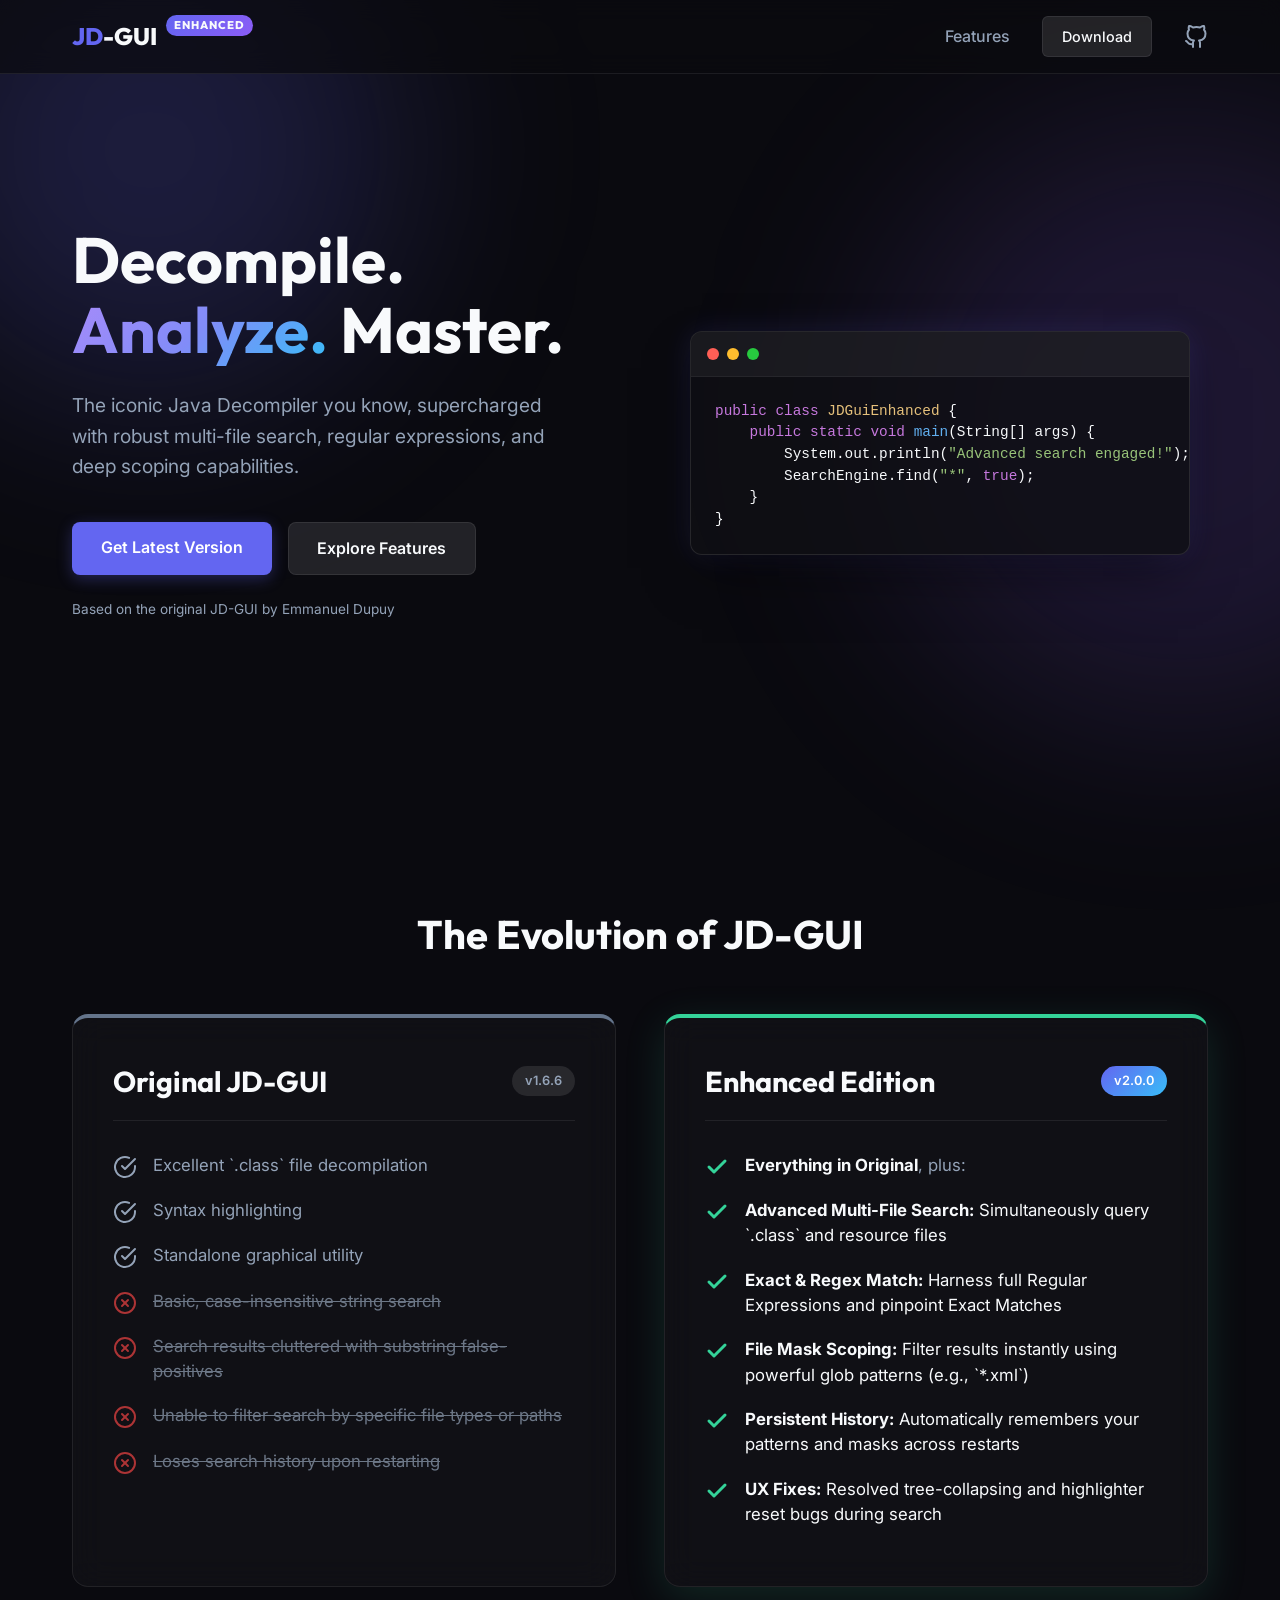
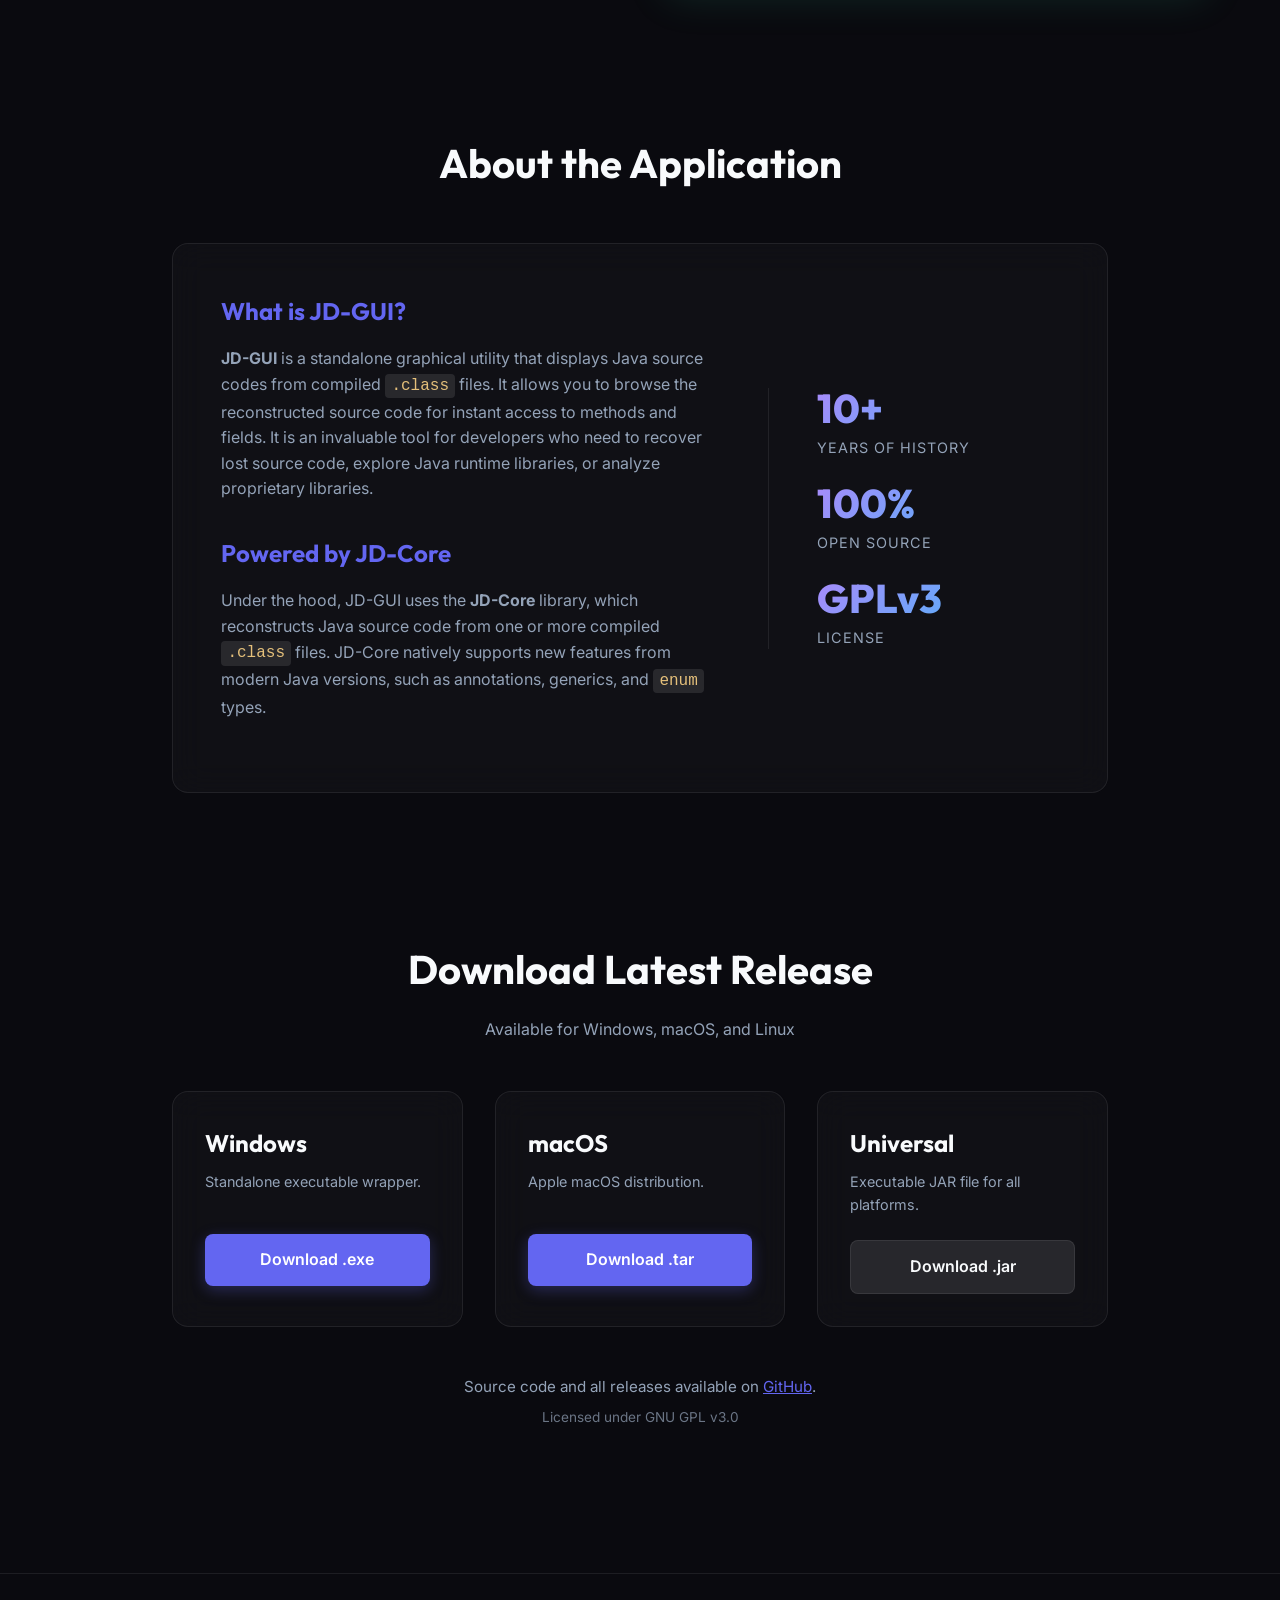
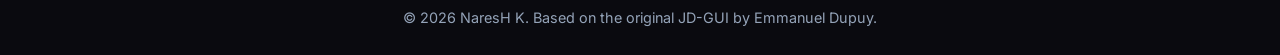
<file: docs/index.html>
<!DOCTYPE html>
<html lang="en">
<head>
    <meta charset="UTF-8">
    <meta name="viewport" content="width=device-width, initial-scale=1.0">
    <meta name="description" content="JD-GUI Enhanced Edition - Advanced Java Decompiler with robust search capabilities.">
    <title>JD-GUI Enhanced Edition | Advanced Java Decompiler</title>
    
    <!-- Google Fonts -->
    <link rel="preconnect" href="https://fonts.googleapis.com">
    <link rel="preconnect" href="https://fonts.gstatic.com" crossorigin>
    <link href="https://fonts.googleapis.com/css2?family=Inter:wght@400;500;600&family=Outfit:wght@400;600;800&display=swap" rel="stylesheet">
    
    <!-- Custom CSS -->
    <link rel="stylesheet" href="style.css">
</head>
<body>
    <!-- Background Elements for Premium Look -->
    <div class="bg-orb orb-1"></div>
    <div class="bg-orb orb-2"></div>

    <!-- Navigation -->
    <nav class="glass-nav">
        <div class="nav-container">
            <div class="logo">
                <span class="highlight">JD</span>-GUI <span class="badge">Enhanced</span>
            </div>
            <div class="nav-links">
                <a href="#features">Features</a>
                <a href="#download" class="nav-btn">Download</a>
                <a href="https://github.com/ktech-dev-ai/jd-gui-enhanced-edition" target="_blank" class="github-link">
                    <svg viewBox="0 0 24 24" width="24" height="24" stroke="currentColor" stroke-width="2" fill="none" stroke-linecap="round" stroke-linejoin="round" class="css-i6dzq1"><path d="M9 19c-5 1.5-5-2.5-7-3m14 6v-3.87a3.37 3.37 0 0 0-.94-2.61c3.14-.35 6.44-1.54 6.44-7A5.44 5.44 0 0 0 20 4.77 5.07 5.07 0 0 0 19.91 1S18.73.65 16 2.48a13.38 13.38 0 0 0-7 0C6.27.65 5.09 1 5.09 1A5.07 5.07 0 0 0 5 4.77a5.44 5.44 0 0 0-1.5 3.78c0 5.42 3.3 6.61 6.44 7A3.37 3.37 0 0 0 9 18.13V22"></path></svg>
                </a>
            </div>
        </div>
    </nav>

    <!-- Hero Section -->
    <header class="hero">
        <div class="hero-content">
            <h1 class="animate-up">Decompile. <span class="highlight-text">Analyze.</span> Master.</h1>
            <p class="animate-up delay-1">The iconic Java Decompiler you know, supercharged with robust multi-file search, regular expressions, and deep scoping capabilities.</p>
            <div class="hero-cta animate-up delay-2">
                <a href="#download" class="btn btn-primary">Get Latest Version</a>
                <a href="#features" class="btn btn-secondary">Explore Features</a>
            </div>
            <p class="attribution animate-up delay-3">Based on the original JD-GUI by Emmanuel Dupuy</p>
        </div>
        <div class="hero-image animate-fade delay-2">
            <div class="glass-mockup">
                <div class="mockup-header">
                    <span class="dot red"></span>
                    <span class="dot yellow"></span>
                    <span class="dot green"></span>
                </div>
                <div class="mockup-body">
                    <pre><code><span class="keyword">public class</span> <span class="class-name">JDGuiEnhanced</span> {
    <span class="keyword">public static void</span> <span class="method">main</span>(String[] args) {
        System.out.println(<span class="string">"Advanced search engaged!"</span>);
        SearchEngine.find(<span class="string">"*"</span>, <span class="keyword">true</span>);
    }
}</code></pre>
                </div>
            </div>
        </div>
    </header>

    <!-- Features Section -->
    <section id="features" class="features-section">
        <h2 class="section-title">The Evolution of JD-GUI</h2>
        <div class="comparison-grid">
            <!-- Original Column -->
            <div class="comparison-column original-column glass-card reveal">
                <div class="column-header">
                    <h3>Original JD-GUI</h3>
                    <span class="version-tag">v1.6.6</span>
                </div>
                <ul class="feature-list">
                    <li><svg viewBox="0 0 24 24" class="icon icon-old"><path d="M22 11.08V12a10 10 0 1 1-5.93-9.14"></path><polyline points="22 4 12 14.01 9 11.01"></polyline></svg> <span>Excellent `.class` file decompilation</span></li>
                    <li><svg viewBox="0 0 24 24" class="icon icon-old"><path d="M22 11.08V12a10 10 0 1 1-5.93-9.14"></path><polyline points="22 4 12 14.01 9 11.01"></polyline></svg> <span>Syntax highlighting</span></li>
                    <li><svg viewBox="0 0 24 24" class="icon icon-old"><path d="M22 11.08V12a10 10 0 1 1-5.93-9.14"></path><polyline points="22 4 12 14.01 9 11.01"></polyline></svg> <span>Standalone graphical utility</span></li>
                    <li class="negative"><svg viewBox="0 0 24 24" class="icon icon-missing"><circle cx="12" cy="12" r="10"></circle><line x1="15" y1="9" x2="9" y2="15"></line><line x1="9" y1="9" x2="15" y2="15"></line></svg> <span>Basic, case-insensitive string search</span></li>
                    <li class="negative"><svg viewBox="0 0 24 24" class="icon icon-missing"><circle cx="12" cy="12" r="10"></circle><line x1="15" y1="9" x2="9" y2="15"></line><line x1="9" y1="9" x2="15" y2="15"></line></svg> <span>Search results cluttered with substring false-positives</span></li>
                    <li class="negative"><svg viewBox="0 0 24 24" class="icon icon-missing"><circle cx="12" cy="12" r="10"></circle><line x1="15" y1="9" x2="9" y2="15"></line><line x1="9" y1="9" x2="15" y2="15"></line></svg> <span>Unable to filter search by specific file types or paths</span></li>
                    <li class="negative"><svg viewBox="0 0 24 24" class="icon icon-missing"><circle cx="12" cy="12" r="10"></circle><line x1="15" y1="9" x2="9" y2="15"></line><line x1="9" y1="9" x2="15" y2="15"></line></svg> <span>Loses search history upon restarting</span></li>
                </ul>
            </div>

            <!-- Enhanced Column -->
            <div class="comparison-column enhanced-column glass-card reveal">
                <div class="column-header">
                    <h3>Enhanced Edition</h3>
                    <span class="version-tag highlight-bg">v2.0.0</span>
                </div>
                <ul class="feature-list">
                    <li><svg viewBox="0 0 24 24" class="icon icon-new"><polyline points="20 6 9 17 4 12"></polyline></svg> <span><strong>Everything in Original</strong>, plus:</span></li>
                    <li class="positive"><svg viewBox="0 0 24 24" class="icon icon-new"><polyline points="20 6 9 17 4 12"></polyline></svg> <span><strong>Advanced Multi-File Search:</strong> Simultaneously query `.class` and resource files</span></li>
                    <li class="positive"><svg viewBox="0 0 24 24" class="icon icon-new"><polyline points="20 6 9 17 4 12"></polyline></svg> <span><strong>Exact & Regex Match:</strong> Harness full Regular Expressions and pinpoint Exact Matches</span></li>
                    <li class="positive"><svg viewBox="0 0 24 24" class="icon icon-new"><polyline points="20 6 9 17 4 12"></polyline></svg> <span><strong>File Mask Scoping:</strong> Filter results instantly using powerful glob patterns (e.g., `*.xml`)</span></li>
                    <li class="positive"><svg viewBox="0 0 24 24" class="icon icon-new"><polyline points="20 6 9 17 4 12"></polyline></svg> <span><strong>Persistent History:</strong> Automatically remembers your patterns and masks across restarts</span></li>
                    <li class="positive"><svg viewBox="0 0 24 24" class="icon icon-new"><polyline points="20 6 9 17 4 12"></polyline></svg> <span><strong>UX Fixes:</strong> Resolved tree-collapsing and highlighter reset bugs during search</span></li>
                </ul>
            </div>
        </div>
    </section>

    <!-- About Section -->
    <section id="about" class="about-section reveal">
        <h2 class="section-title">About the Application</h2>
        <div class="about-content glass-card">
            <div class="about-grid">
                <div class="about-text">
                    <h3>What is JD-GUI?</h3>
                    <p><strong>JD-GUI</strong> is a standalone graphical utility that displays Java source codes from compiled <code>.class</code> files. It allows you to browse the reconstructed source code for instant access to methods and fields. It is an invaluable tool for developers who need to recover lost source code, explore Java runtime libraries, or analyze proprietary libraries.</p>
                    
                    <h3 class="mt-2">Powered by JD-Core</h3>
                    <p>Under the hood, JD-GUI uses the <strong>JD-Core</strong> library, which reconstructs Java source code from one or more compiled <code>.class</code> files. JD-Core natively supports new features from modern Java versions, such as annotations, generics, and <code>enum</code> types.</p>
                </div>
                <div class="about-stats">
                    <div class="stat-item">
                        <span class="stat-number">10+</span>
                        <span class="stat-label">Years of History</span>
                    </div>
                    <div class="stat-item">
                        <span class="stat-number">100%</span>
                        <span class="stat-label">Open Source</span>
                    </div>
                    <div class="stat-item">
                        <span class="stat-number">GPLv3</span>
                        <span class="stat-label">License</span>
                    </div>
                </div>
            </div>
        </div>
    </section>

    <!-- Download Section -->
    <section id="download" class="download-section">
        <h2 class="section-title">Download Latest Release</h2>
        <p class="download-subtitle">Available for Windows, macOS, and Linux</p>
        
        <div class="download-grid">
            <div class="download-card glass-card reveal">
                <h3>Windows</h3>
                <p>Standalone executable wrapper.</p>
                <a href="https://github.com/ktech-dev-ai/jd-gui-enhanced-edition/releases/latest/download/jd-gui-enhanced-edition.exe" class="btn btn-primary btn-block" id="win-download">Download .exe</a>
            </div>
            <div class="download-card glass-card reveal">
                <h3>macOS</h3>
                <p>Apple macOS distribution.</p>
                <a href="https://github.com/ktech-dev-ai/jd-gui-enhanced-edition/releases/latest/download/jd-gui-osx-2.0.0.tar" class="btn btn-primary btn-block" id="mac-download">Download .tar</a>
            </div>
            <div class="download-card glass-card reveal">
                <h3>Universal</h3>
                <p>Executable JAR file for all platforms.</p>
                <a href="https://github.com/ktech-dev-ai/jd-gui-enhanced-edition/releases/latest/download/jd-gui-2.0.0.jar" class="btn btn-secondary btn-block" id="jar-download">Download .jar</a>
            </div>
        </div>
        <div class="github-footer reveal">
            <p>Source code and all releases available on <a href="https://github.com/ktech-dev-ai/jd-gui-enhanced-edition" target="_blank">GitHub</a>.</p>
            <p class="license">Licensed under GNU GPL v3.0</p>
        </div>
    </section>

    <!-- Footer -->
    <footer>
        <div class="footer-content">
            <p>&copy; 2026 NaresH K. Based on the original JD-GUI by Emmanuel Dupuy.</p>
        </div>
    </footer>

    <script src="script.js"></script>
</body>
</html>
</file>
<file: docs/style.css>
/* Reset and Base Variables */
:root {
    --bg-dark: #0a0a0f;
    --bg-card: rgba(20, 20, 25, 0.6);
    --primary: #6366f1;
    --primary-hover: #4f46e5;
    --secondary: rgba(255, 255, 255, 0.1);
    --secondary-hover: rgba(255, 255, 255, 0.15);
    --text-primary: #f8fafc;
    --text-secondary: #94a3b8;
    --border: rgba(255, 255, 255, 0.08);
    --glow: rgba(99, 102, 241, 0.5);
}

* {
    margin: 0;
    padding: 0;
    box-sizing: border-box;
}

body {
    font-family: 'Inter', sans-serif;
    background-color: var(--bg-dark);
    color: var(--text-primary);
    line-height: 1.6;
    overflow-x: hidden;
}

h1, h2, h3, h4, .logo {
    font-family: 'Outfit', sans-serif;
}

a {
    text-decoration: none;
    color: var(--text-primary);
}

/* Background Orbs */
.bg-orb {
    position: absolute;
    border-radius: 50%;
    filter: blur(100px);
    z-index: -1;
}

.orb-1 {
    width: 500px;
    height: 500px;
    background: rgba(99, 102, 241, 0.2);
    top: -100px;
    left: -100px;
}

.orb-2 {
    width: 600px;
    height: 600px;
    background: rgba(139, 92, 246, 0.15);
    bottom: 20%;
    right: -200px;
}

/* Glassmorphism Utilities */
.glass-nav {
    position: fixed;
    top: 0;
    width: 100%;
    background: rgba(10, 10, 15, 0.7);
    backdrop-filter: blur(12px);
    -webkit-backdrop-filter: blur(12px);
    border-bottom: 1px solid var(--border);
    z-index: 1000;
}

.glass-card {
    background: var(--bg-card);
    backdrop-filter: blur(16px);
    -webkit-backdrop-filter: blur(16px);
    border: 1px solid var(--border);
    border-radius: 16px;
    padding: 2rem;
    transition: transform 0.3s ease, border-color 0.3s ease, box-shadow 0.3s ease;
}

.glass-card:hover {
    transform: translateY(-5px);
    border-color: rgba(99, 102, 241, 0.4);
    box-shadow: 0 10px 30px rgba(0, 0, 0, 0.3), 0 0 20px rgba(99, 102, 241, 0.1);
}

/* Navigation */
.nav-container {
    max-width: 1200px;
    margin: 0 auto;
    padding: 1rem 2rem;
    display: flex;
    justify-content: space-between;
    align-items: center;
}

.logo {
    font-size: 1.5rem;
    font-weight: 800;
}

.highlight {
    color: var(--primary);
}

.badge {
    font-size: 0.7rem;
    background: linear-gradient(135deg, var(--primary), #8b5cf6);
    padding: 0.2rem 0.5rem;
    border-radius: 12px;
    vertical-align: top;
    margin-left: 5px;
    text-transform: uppercase;
    letter-spacing: 1px;
}

.nav-links {
    display: flex;
    align-items: center;
    gap: 2rem;
}

.nav-links a:not(.nav-btn):not(.github-link) {
    font-weight: 500;
    color: var(--text-secondary);
    transition: color 0.3s ease;
}

.nav-links a:hover {
    color: var(--text-primary);
}

.github-link {
    display: flex;
    align-items: center;
    color: var(--text-secondary);
    transition: color 0.3s ease, transform 0.3s ease;
}

.github-link:hover {
    color: var(--text-primary);
    transform: scale(1.1);
}

/* Buttons */
.btn {
    display: inline-block;
    padding: 0.8rem 1.8rem;
    border-radius: 8px;
    font-weight: 600;
    font-family: 'Inter', sans-serif;
    transition: all 0.3s ease;
    cursor: pointer;
    text-align: center;
}

.btn-primary {
    background: var(--primary);
    color: white;
    box-shadow: 0 4px 15px rgba(99, 102, 241, 0.3);
}

.btn-primary:hover {
    background: var(--primary-hover);
    box-shadow: 0 6px 20px rgba(99, 102, 241, 0.5);
    transform: translateY(-2px);
}

.btn-secondary {
    background: var(--secondary);
    border: 1px solid var(--border);
    color: var(--text-primary);
}

.btn-secondary:hover {
    background: var(--secondary-hover);
    transform: translateY(-2px);
}

.btn-block {
    display: block;
    width: 100%;
}

.nav-btn {
    background: var(--secondary);
    padding: 0.5rem 1.2rem;
    border-radius: 6px;
    font-weight: 500;
    font-size: 0.9rem;
    border: 1px solid var(--border);
    transition: all 0.3s ease;
}

.nav-btn:hover {
    background: var(--primary);
    border-color: var(--primary);
}

/* Hero Section */
.hero {
    max-width: 1200px;
    margin: 8rem auto 4rem;
    padding: 0 2rem;
    display: flex;
    align-items: center;
    gap: 4rem;
    min-height: 70vh;
}

.hero-content {
    flex: 1;
}

.hero h1 {
    font-size: 4rem;
    line-height: 1.1;
    margin-bottom: 1.5rem;
}

.highlight-text {
    background: linear-gradient(135deg, #a78bfa, #818cf8, #38bdf8);
    -webkit-background-clip: text;
    -webkit-text-fill-color: transparent;
    display: inline-block;
}

.hero p {
    font-size: 1.2rem;
    color: var(--text-secondary);
    margin-bottom: 2.5rem;
    max-width: 90%;
}

.hero-cta {
    display: flex;
    gap: 1rem;
    margin-bottom: 1.5rem;
}

.attribution {
    font-size: 0.85rem !important;
    opacity: 0.6;
}

.hero-image {
    flex: 1;
    display: flex;
    justify-content: center;
}

.glass-mockup {
    background: rgba(15, 15, 20, 0.8);
    backdrop-filter: blur(20px);
    -webkit-backdrop-filter: blur(20px);
    border: 1px solid rgba(255, 255, 255, 0.1);
    border-radius: 12px;
    width: 100%;
    max-width: 500px;
    box-shadow: 0 25px 50px -12px rgba(0, 0, 0, 0.5), 0 0 30px rgba(99, 102, 241, 0.15);
    overflow: hidden;
}

.mockup-header {
    background: rgba(255, 255, 255, 0.05);
    padding: 1rem;
    display: flex;
    gap: 0.5rem;
    border-bottom: 1px solid rgba(255, 255, 255, 0.05);
}

.dot {
    width: 12px;
    height: 12px;
    border-radius: 50%;
}
.red { background: #ff5f56; }
.yellow { background: #ffbd2e; }
.green { background: #27c93f; }

.mockup-body {
    padding: 1.5rem;
    font-family: 'Consolas', 'Courier New', monospace;
    font-size: 0.9rem;
    line-height: 1.5;
    overflow-x: auto;
}

.keyword { color: #c678dd; }
.class-name { color: #e5c07b; }
.method { color: #61afef; }
.string { color: #98c379; }

/* Sections */
.section-title {
    text-align: center;
    font-size: 2.5rem;
    margin-bottom: 3rem;
}

/* Features */
.features-section {
    max-width: 1200px;
    margin: 5rem auto;
    padding: 4rem 2rem;
}

.comparison-grid {
    display: grid;
    grid-template-columns: 1fr 1fr;
    gap: 3rem;
}

.comparison-column {
    padding: 2.5rem;
    position: relative;
    overflow: hidden;
}

.column-header {
    display: flex;
    justify-content: space-between;
    align-items: center;
    margin-bottom: 2rem;
    padding-bottom: 1rem;
    border-bottom: 1px solid var(--border);
}

.column-header h3 {
    font-size: 1.8rem;
    margin: 0;
}

.version-tag {
    font-size: 0.8rem;
    padding: 0.3rem 0.8rem;
    border-radius: 20px;
    background: rgba(255, 255, 255, 0.1);
    color: var(--text-secondary);
    font-weight: 600;
}

.highlight-bg {
    background: linear-gradient(135deg, var(--primary), #38bdf8);
    color: white;
}

.feature-list {
    list-style: none;
    padding: 0;
    margin: 0;
}

.feature-list li {
    display: flex;
    align-items: flex-start;
    gap: 1rem;
    margin-bottom: 1.2rem;
    font-size: 1.05rem;
    color: var(--text-secondary);
    line-height: 1.5;
}

.feature-list li strong {
    color: var(--text-primary);
}

.feature-list li.positive {
    color: #f8fafc;
}

.feature-list li.negative {
    color: #94a3b8;
    text-decoration: line-through;
    opacity: 0.7;
}

.icon {
    width: 24px;
    height: 24px;
    flex-shrink: 0;
    margin-top: 2px;
}

.icon-old {
    stroke: #94a3b8;
    fill: none;
    stroke-width: 2;
    stroke-linecap: round;
    stroke-linejoin: round;
}

.icon-new {
    stroke: #34d399; /* Green tick */
    fill: none;
    stroke-width: 3;
    stroke-linecap: round;
    stroke-linejoin: round;
}

.icon-missing {
    stroke: #ef4444; /* Red cross */
    fill: none;
    stroke-width: 2;
    stroke-linecap: round;
    stroke-linejoin: round;
}

.original-column {
    border-top: 4px solid #64748b;
}

.enhanced-column {
    border-top: 4px solid #34d399;
    box-shadow: 0 10px 40px rgba(52, 211, 153, 0.15);
}

/* Download Section */
.download-section {
    max-width: 1000px;
    margin: 5rem auto;
    padding: 4rem 2rem;
    text-align: center;
}

.download-subtitle {
    color: var(--text-secondary);
    margin-top: -2rem;
    margin-bottom: 3rem;
}

.download-grid {
    display: grid;
    grid-template-columns: repeat(auto-fit, minmax(280px, 1fr));
    gap: 2rem;
    margin-bottom: 3rem;
    text-align: left;
}

.download-card h3 {
    font-size: 1.5rem;
    margin-bottom: 0.5rem;
}

.download-card p {
    color: var(--text-secondary);
    margin-bottom: 1.5rem;
    font-size: 0.9rem;
    min-height: 40px;
}

.github-footer {
    color: var(--text-secondary);
    font-size: 0.95rem;
}

.github-footer a {
    color: var(--primary);
    text-decoration: underline;
}

.license {
    margin-top: 0.5rem;
    font-size: 0.85rem;
    opacity: 0.7;
}

/* Footer */
footer {
    text-align: center;
    padding: 2rem;
    border-top: 1px solid var(--border);
    margin-top: 5rem;
    color: var(--text-secondary);
    font-size: 0.9rem;
}

/* Animations */
.animate-up {
    opacity: 0;
    transform: translateY(30px);
    animation: slideUp 0.8s cubic-bezier(0.16, 1, 0.3, 1) forwards;
}

.animate-fade {
    opacity: 0;
    animation: fadeIn 1s ease forwards;
}

.delay-1 { animation-delay: 0.1s; }
.delay-2 { animation-delay: 0.2s; }
.delay-3 { animation-delay: 0.3s; }

@keyframes slideUp {
    to {
        opacity: 1;
        transform: translateY(0);
    }
}

@keyframes fadeIn {
    to { opacity: 1; }
}

.reveal {
    opacity: 0;
    transform: translateY(30px);
    transition: all 0.8s cubic-bezier(0.16, 1, 0.3, 1);
}

.reveal.active {
    opacity: 1;
    transform: translateY(0);
}

/* About Section */
.about-section {
    max-width: 1000px;
    margin: 5rem auto;
    padding: 0 2rem;
}

.about-content {
    padding: 3rem;
}

.about-grid {
    display: flex;
    gap: 4rem;
    align-items: center;
}

.about-text {
    flex: 2;
}

.about-text h3 {
    color: var(--primary);
    margin-bottom: 1rem;
    font-size: 1.5rem;
}

.about-text p {
    color: var(--text-secondary);
    margin-bottom: 1.5rem;
}

.about-text code {
    background: rgba(255, 255, 255, 0.1);
    padding: 0.2rem 0.4rem;
    border-radius: 4px;
    color: #e5c07b;
    font-family: 'Consolas', monospace;
}

.mt-2 {
    margin-top: 2rem;
}

.about-stats {
    flex: 1;
    display: flex;
    flex-direction: column;
    gap: 1.5rem;
    border-left: 1px solid var(--border);
    padding-left: 3rem;
}

.stat-item {
    display: flex;
    flex-direction: column;
}

.stat-number {
    font-size: 2.5rem;
    font-family: 'Outfit', sans-serif;
    font-weight: 800;
    color: var(--text-primary);
    background: linear-gradient(135deg, #a78bfa, #38bdf8);
    -webkit-background-clip: text;
    -webkit-text-fill-color: transparent;
    line-height: 1;
}

.stat-label {
    color: var(--text-secondary);
    font-size: 0.9rem;
    text-transform: uppercase;
    letter-spacing: 1px;
    margin-top: 0.5rem;
}

/* Responsive */
@media (max-width: 900px) {
    .hero {
        flex-direction: column;
        text-align: center;
        padding-top: 2rem;
    }
    
    .hero-cta {
        justify-content: center;
    }
    
    .hero p {
        margin-left: auto;
        margin-right: auto;
    }
    
    .hero-image {
        width: 100%;
    }

    .comparison-grid {
        grid-template-columns: 1fr;
        gap: 2rem;
    }

    .about-grid {
        flex-direction: column;
        gap: 2rem;
    }
    
    .about-stats {
        border-left: none;
        border-top: 1px solid var(--border);
        padding-left: 0;
        padding-top: 2rem;
        flex-direction: row;
        justify-content: space-between;
        width: 100%;
    }
}

@media (max-width: 600px) {
    .hero h1 { font-size: 2.5rem; }
    .nav-links a:not(.nav-btn):not(.github-link) { display: none; }
    .hero-cta { flex-direction: column; }
}
</file>
